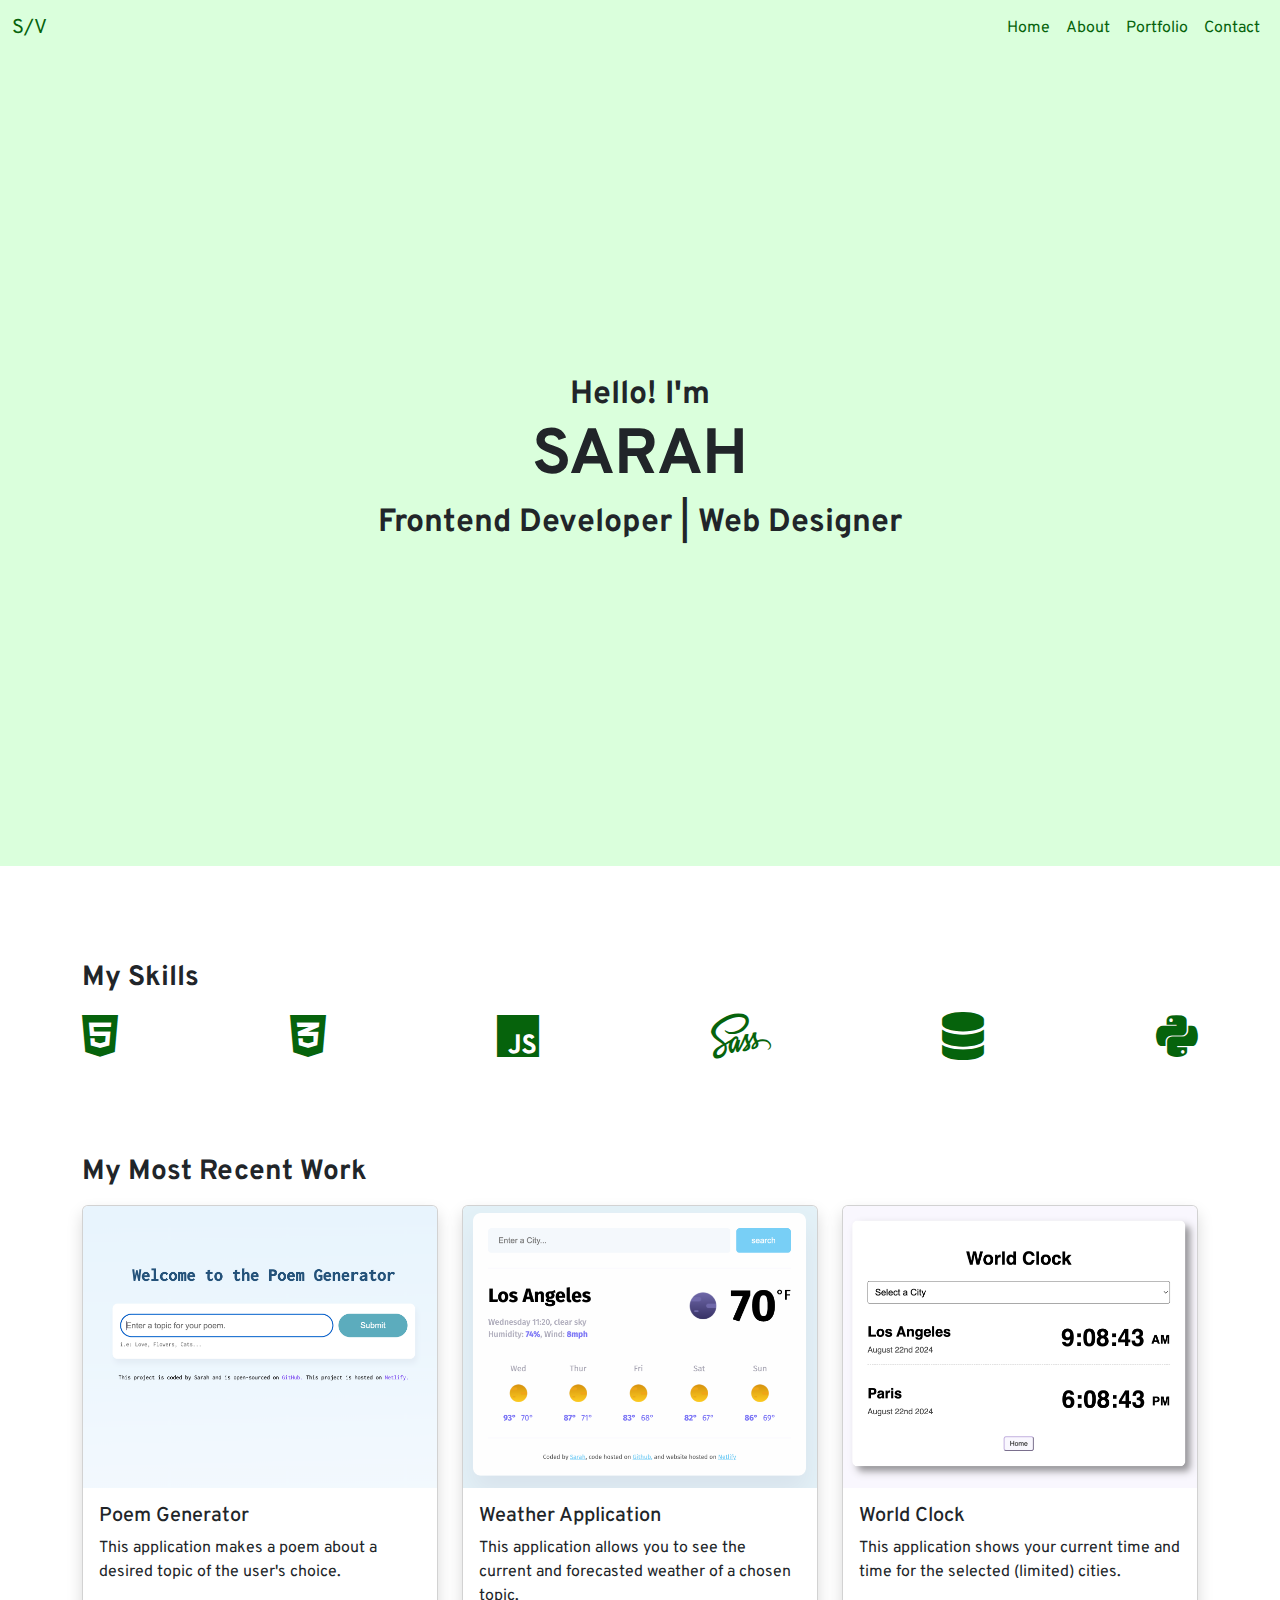
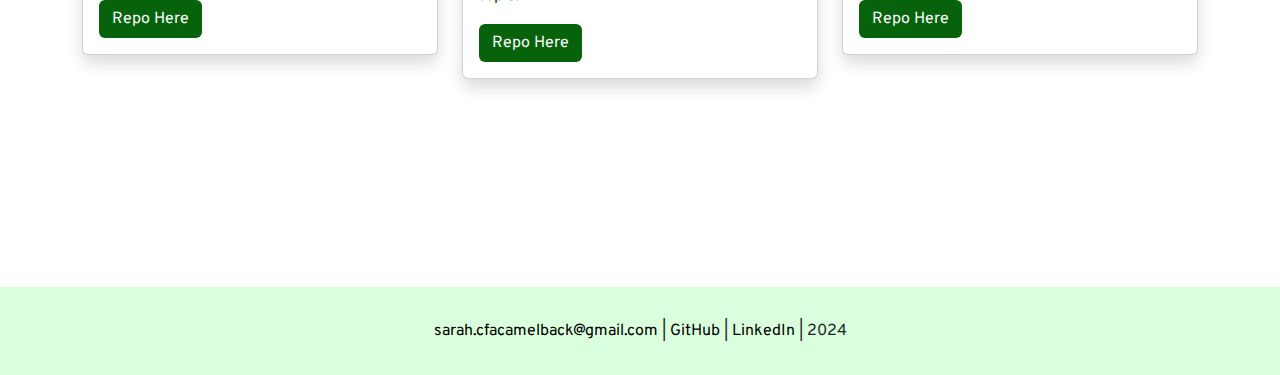
<file: index.html>
<!DOCTYPE html>
<html lang="en">
  <head>
    <meta charset="UTF-8" />
    <meta name="viewport" content="width=device-width, initial-scale=1.0" />
    <meta
      name="description"
      content="Sarah is a web application developer based in the US. She has a degree in web development and has completed web development courses from SheCodes."
    />
    <link rel="preconnect" href="https://fonts.googleapis.com" />
    <link rel="preconnect" href="https://fonts.gstatic.com" crossorigin />
    <link
      href="https://fonts.googleapis.com/css2?family=Overpass:ital,wght@0,100..900;1,100..900&display=swap"
      rel="stylesheet"
    />
    <link
      href="https://cdn.jsdelivr.net/npm/bootstrap@5.3.3/dist/css/bootstrap.min.css"
      rel="stylesheet"
      integrity="sha384-QWTKZyjpPEjISv5WaRU9OFeRpok6YctnYmDr5pNlyT2bRjXh0JMhjY6hW+ALEwIH"
      crossorigin="anonymous"
    />
    <script
      src="https://cdn.jsdelivr.net/npm/bootstrap@5.3.3/dist/js/bootstrap.bundle.min.js"
      integrity="sha384-YvpcrYf0tY3lHB60NNkmXc5s9fDVZLESaAA55NDzOxhy9GkcIdslK1eN7N6jIeHz"
      crossorigin="anonymous"
    ></script>
    <link
      rel="stylesheet"
      href="https://cdnjs.cloudflare.com/ajax/libs/font-awesome/6.4.0/css/all.min.css"
    />
    <link rel="stylesheet" href="/src/styles.css" />
    <title>Sarah | Web Application Developer | About</title>
  </head>
  <body>
    <nav class="navbar sticky-top navbar-expand-lg custom-navbar">
      <div class="container-fluid">
        <a class="navbar-brand" href="/index.html">S/V</a>
        <button
          class="navbar-toggler"
          type="button"
          data-bs-toggle="collapse"
          data-bs-target="#navbarNav"
          aria-controls="navbarNav"
          aria-expanded="false"
          aria-label="Toggle navigation"
        >
          <span class="navbar-toggler-icon"></span>
        </button>
        <div class="collapse navbar-collapse" id="navbarNav">
          <ul class="navbar-nav ms-auto">
            <li class="nav-item">
              <a
                class="nav-link active"
                aria-current="page"
                href="/index.html"
                title="Home page"
                >Home</a
              >
            </li>
            <li class="nav-item">
              <a class="nav-link" href="/about.html" title="About page"
                >About</a
              >
            </li>
            <li class="nav-item">
              <a class="nav-link" href="/portfolio.html" title="Portfolio page"
                >Portfolio</a
              >
            </li>
            <li class="nav-item">
              <a class="nav-link" href="/about.html#contact" title="Contact me"
                >Contact</a
              >
            </li>
          </ul>
        </div>
      </div>
    </nav>
    <section class="intro">
      <span class="intro-hello">Hello! I'm</span>
      <h1 class="heading-one">Sarah</h1>
      <h2 class="heading-two">
        <span class="who">Frontend Developer</span>
        <span class="seperator"> | </span>
        <span class="who">Web Designer</span>
      </h2>
    </section>
    <div class="container">
      <section class="mt-5 mb-5 skills">
        <h3 class="mb-3">My Skills</h3>
        <div class="skills-icons">
          <i class="fa-brands fa-html5"></i>
          <i class="fa-brands fa-css3-alt"></i>
          <i class="fa-brands fa-js"></i>
          <i class="fa-brands fa-sass"></i>
          <i class="fa-solid fa-database"></i>
          <i class="fa-brands fa-python"></i>
        </div>
      </section>
      <section class="recent-work">
        <h3 class="mb-3">My Most Recent Work</h3>
        <div class="row">
          <div class="col-lg-4 mb-3">
            <div class="card shadow">
              <img
                src="/images/Poem-generator.png"
                class="card-img-top"
                alt="Poem Generator application preview"
              />
              <div class="card-body">
                <h5 class="card-title">Poem Generator</h5>
                <p class="card-text">
                  This application makes a poem about a desired topic of the
                  user's choice.
                </p>
                <a
                  href="https://github.com/sarahvue/Poem-Generator"
                  class="btn btn-color"
                  target="_blank"
                  title="Repository Here"
                  >Repo Here</a
                >
              </div>
            </div>
          </div>
          <div class="col-lg-4 mb-3">
            <div class="card shadow">
              <img
                src="/images/weather-app.png"
                class="card-img-top"
                alt="Weather application preview"
              />
              <div class="card-body">
                <h5 class="card-title">Weather Application</h5>
                <p class="card-text">
                  This application allows you to see the current and forecasted
                  weather of a chosen topic.
                </p>
                <a
                  href="https://github.com/sarahvue/weatherapplication"
                  class="btn btn-color"
                  target="_blank"
                  title="Repository Here"
                  >Repo Here</a
                >
              </div>
            </div>
          </div>
          <div class="col-lg-4 mb-3">
            <div class="card shadow">
              <img
                src="/images/World-Clock.png"
                class="card-img-top"
                alt="World Clock application preview"
              />
              <div class="card-body">
                <h5 class="card-title">World Clock</h5>
                <p class="card-text">
                  This application shows your current time and time for the
                  selected (limited) cities.
                </p>
                <a
                  href="https://github.com/sarahvue/worldClock"
                  class="btn btn-color"
                  target="_blank"
                  title="Repository Here"
                  >Repo Here</a
                >
              </div>
            </div>
          </div>
        </div>
      </section>
    </div>
    <footer>
      <a href="mailto: sarah.cfacamelback@gmail.com" title="Sarah's Email"
        >sarah.cfacamelback@gmail.com
      </a>
      <span class="seperator"> | </span>
      <a href="github.com/sarahvue" title="Sarah's Github">GitHub</a
      ><span class="seperator"> | </span>
      <a href="#" title="Sarah's LinkedIn">LinkedIn</a
      ><span class="seperator"> | </span>
      <span class="seperator">2024</span>
    </footer>
  </body>
</html>
</file>
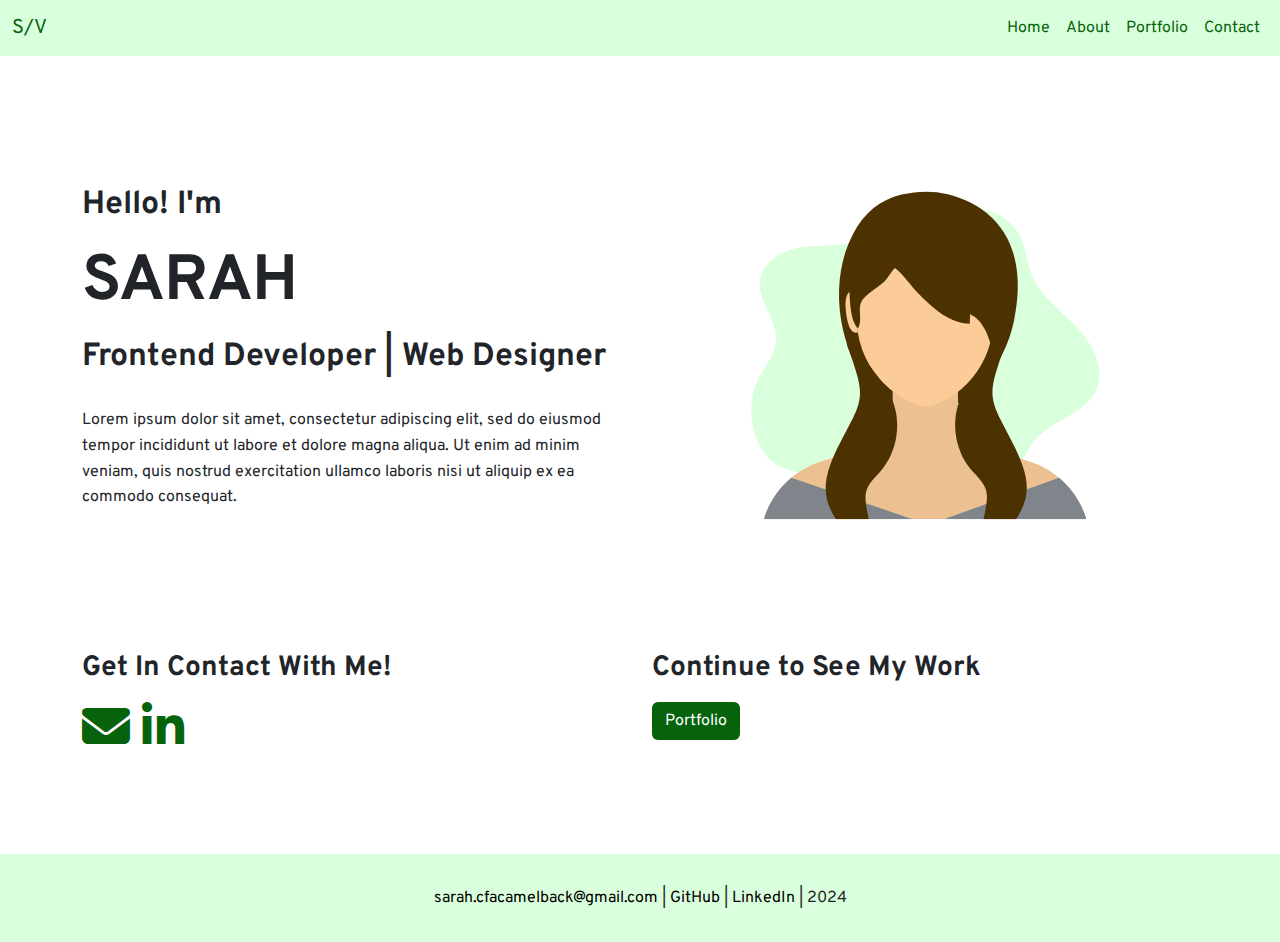
<file: about.html>
<!DOCTYPE html>
<html lang="en">
  <head>
    <meta charset="UTF-8" />
    <meta name="viewport" content="width=device-width, initial-scale=1.0" />
    <meta
      name="description"
      content="Sarah is a web application developer based in the US. She has a degree in web development and has completed web development courses from SheCodes. Learn more about her!"
    />
    <link rel="preconnect" href="https://fonts.googleapis.com" />
    <link rel="preconnect" href="https://fonts.gstatic.com" crossorigin />
    <link
      href="https://fonts.googleapis.com/css2?family=Overpass:ital,wght@0,100..900;1,100..900&display=swap"
      rel="stylesheet"
    />
    <link
      href="https://cdn.jsdelivr.net/npm/bootstrap@5.3.3/dist/css/bootstrap.min.css"
      rel="stylesheet"
      integrity="sha384-QWTKZyjpPEjISv5WaRU9OFeRpok6YctnYmDr5pNlyT2bRjXh0JMhjY6hW+ALEwIH"
      crossorigin="anonymous"
    />
    <script
      src="https://cdn.jsdelivr.net/npm/bootstrap@5.3.3/dist/js/bootstrap.bundle.min.js"
      integrity="sha384-YvpcrYf0tY3lHB60NNkmXc5s9fDVZLESaAA55NDzOxhy9GkcIdslK1eN7N6jIeHz"
      crossorigin="anonymous"
    ></script>
    <link
      rel="stylesheet"
      href="https://cdnjs.cloudflare.com/ajax/libs/font-awesome/6.4.0/css/all.min.css"
    />
    <link rel="stylesheet" href="/src/styles.css" />
    <title>Sarah | Web Application Developer</title>
  </head>
  <body>
    <nav class="navbar sticky-top navbar-expand-lg custom-navbar">
      <div class="container-fluid">
        <a class="navbar-brand" href="/index.html">S/V</a>
        <button
          class="navbar-toggler"
          type="button"
          data-bs-toggle="collapse"
          data-bs-target="#navbarNav"
          aria-controls="navbarNav"
          aria-expanded="false"
          aria-label="Toggle navigation"
        >
          <span class="navbar-toggler-icon"></span>
        </button>
        <div class="collapse navbar-collapse" id="navbarNav">
          <ul class="navbar-nav ms-auto">
            <li class="nav-item">
              <a
                class="nav-link"
                aria-current="page"
                href="/index.html"
                title="Home page"
                >Home</a
              >
            </li>
            <li class="nav-item">
              <a class="nav-link active" href="/about.html" title="About page"
                >About</a
              >
            </li>
            <li class="nav-item">
              <a class="nav-link" href="/portfolio.html" title="Portfolio page"
                >Portfolio</a
              >
            </li>
            <li class="nav-item">
              <a class="nav-link" href="/about.html#contact" title="Contact me"
                >Contact</a
              >
            </li>
          </ul>
        </div>
      </div>
    </nav>
    <div class="container about-page">
      <section class="about-section">
        <div class="row mb-5 mt-5">
          <div class="col-lg-6 about-intro">
            <span class="intro-hello">Hello! I'm</span>
            <h1 class="heading-one mt-3 mb-3">Sarah</h1>
            <h2 class="heading-two">
              <span class="who">Frontend Developer</span>
              <span class="seperator"> | </span>
              <span class="who">Web Designer</span>
            </h2>
            <p class="mt-4">
              Lorem ipsum dolor sit amet, consectetur adipiscing elit, sed do
              eiusmod tempor incididunt ut labore et dolore magna aliqua. Ut
              enim ad minim veniam, quis nostrud exercitation ullamco laboris
              nisi ut aliquip ex ea commodo consequat.
            </p>
          </div>
          <div class="col-lg-6">
            <img
              src="/images/vector.png"
              class="img-fluid d-lg-block d-none mx-auto"
              alt="Vector image of female"
            />
          </div>
        </div>
      </section>
      <section id="contact" class="mb-5">
        <div class="row">
          <div class="col-lg-6 mb-5">
            <h3>Get In Contact With Me!</h3>
            <a href="mailto:sarah.cfacamelback@gmail.com"
              ><i
                class="fa-solid fa-envelope mt-2 mb-2"
                title="Send me an Email"
              ></i
            ></a>
            <a href="linkedin.com"
              ><i
                class="fa-brands fa-linkedin-in m-2"
                title="Connect with me on LinkedIn"
              ></i
            ></a>
          </div>
          <div class="col-lg-6 mb-5">
            <h3>Continue to See My Work</h3>
            <a
              href="/portfolio.html"
              class="btn btn-color mt-2 mb-2"
              title="Continue to see my work"
              >Portfolio</a
            >
          </div>
        </div>
      </section>
    </div>
    <footer>
      <a href="mailto: sarah.cfacamelback@gmail.com" title="Sarah's Email"
        >sarah.cfacamelback@gmail.com
      </a>
      <span class="seperator"> | </span>
      <a href="github.com/sarahvue" title="Sarah's Github">GitHub</a
      ><span class="seperator"> | </span>
      <a href="#" title="Sarah's LinkedIn">LinkedIn</a
      ><span class="seperator"> | </span>
      <span class="seperator">2024</span>
    </footer>
  </body>
</html>
</file>
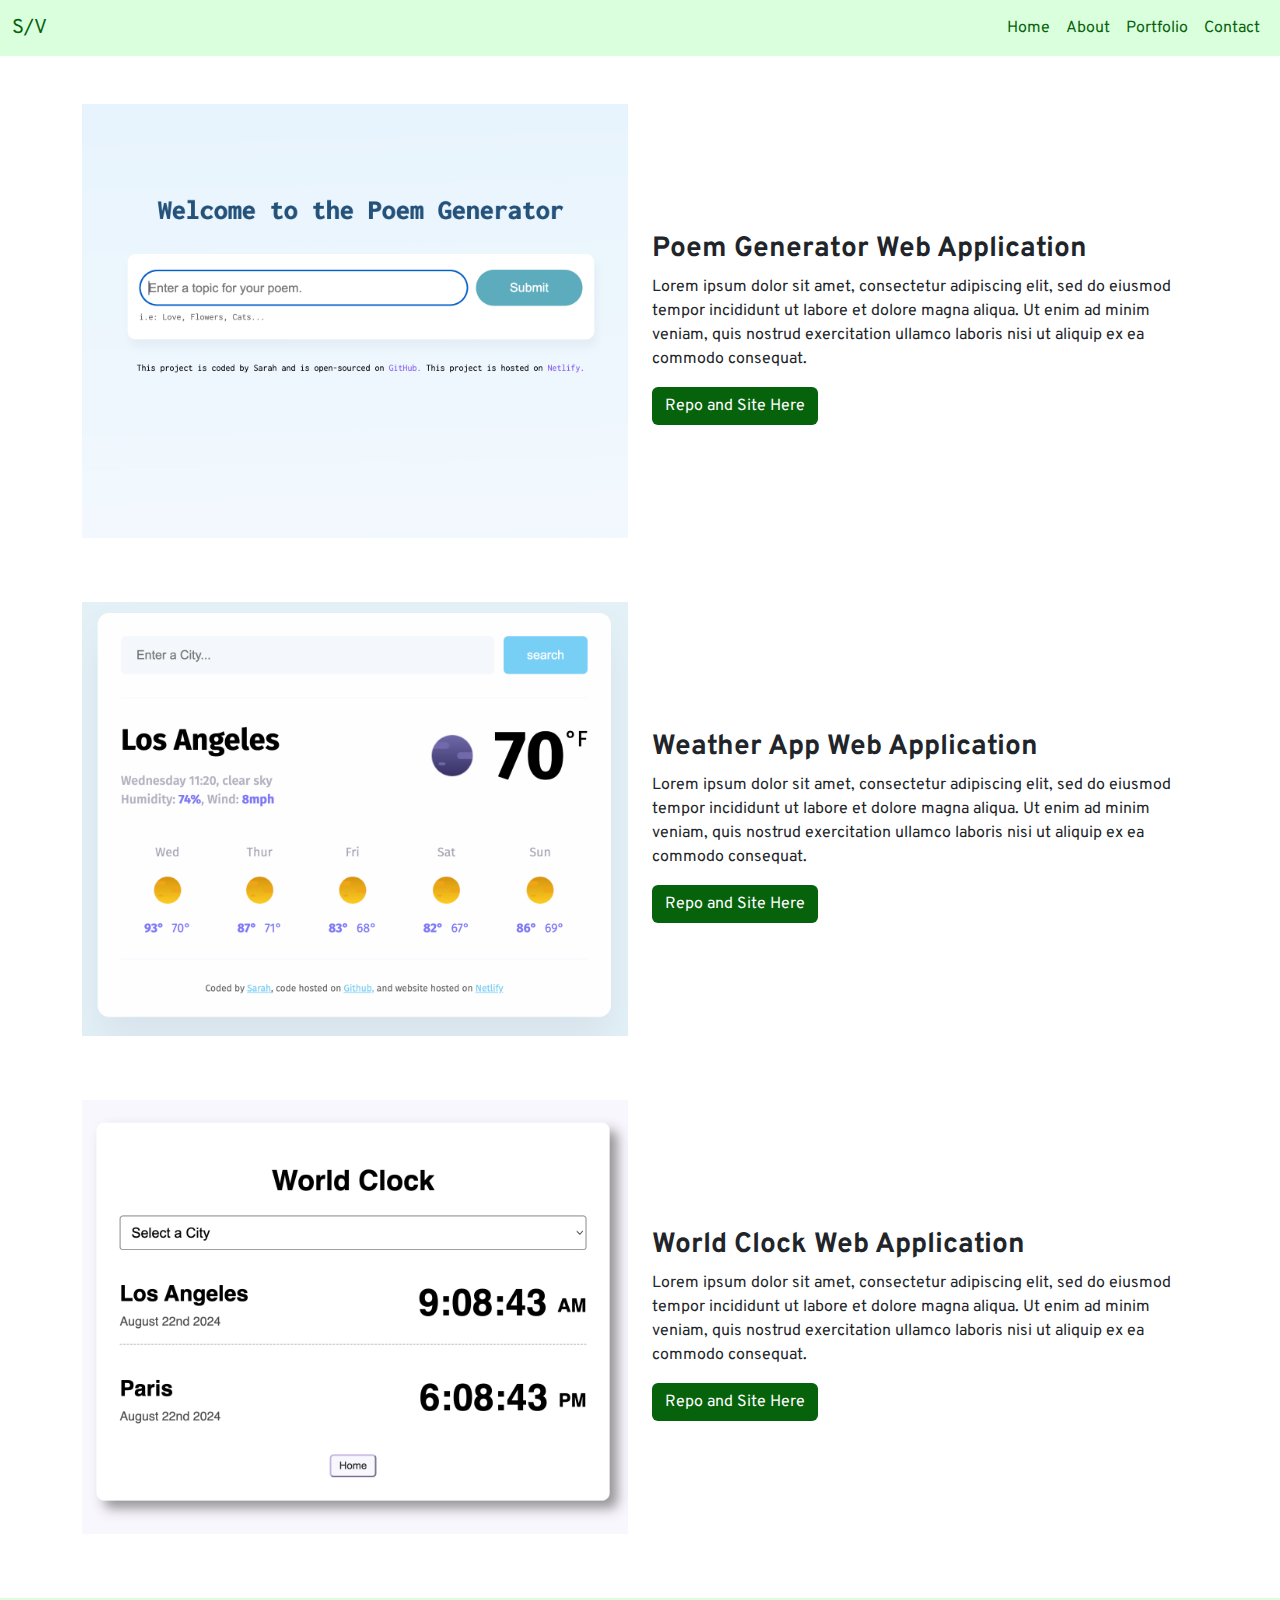
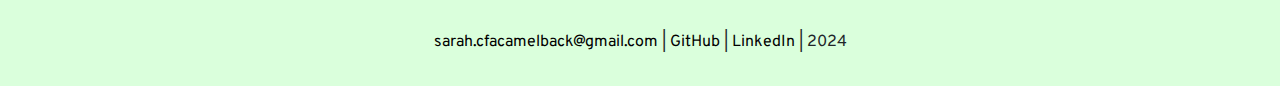
<file: portfolio.html>
<!DOCTYPE html>
<html lang="en">
  <head>
    <meta charset="UTF-8" />
    <meta name="viewport" content="width=device-width, initial-scale=1.0" />
    <meta
      name="description"
      content="Sarah has a variety of work, ranging from design to development."
    />
    <link rel="preconnect" href="https://fonts.googleapis.com" />
    <link rel="preconnect" href="https://fonts.gstatic.com" crossorigin />

    <link
      href="https://fonts.googleapis.com/css2?family=Overpass:ital,wght@0,100..900;1,100..900&display=swap"
      rel="stylesheet"
    />
    <link
      href="https://cdn.jsdelivr.net/npm/bootstrap@5.3.3/dist/css/bootstrap.min.css"
      rel="stylesheet"
      integrity="sha384-QWTKZyjpPEjISv5WaRU9OFeRpok6YctnYmDr5pNlyT2bRjXh0JMhjY6hW+ALEwIH"
      crossorigin="anonymous"
    />
    <script
      src="https://cdn.jsdelivr.net/npm/bootstrap@5.3.3/dist/js/bootstrap.bundle.min.js"
      integrity="sha384-YvpcrYf0tY3lHB60NNkmXc5s9fDVZLESaAA55NDzOxhy9GkcIdslK1eN7N6jIeHz"
      crossorigin="anonymous"
    ></script>
    <link
      rel="stylesheet"
      href="https://cdnjs.cloudflare.com/ajax/libs/font-awesome/6.4.0/css/all.min.css"
    />
    <link rel="stylesheet" href="/src/styles.css" />
    <title>Sarah | Web Application Developer | Portfolio</title>
  </head>
  <body>
    <nav class="navbar sticky-top navbar-expand-lg custom-navbar">
      <div class="container-fluid">
        <a class="navbar-brand" href="/index.html">S/V</a>
        <button
          class="navbar-toggler"
          type="button"
          data-bs-toggle="collapse"
          data-bs-target="#navbarNav"
          aria-controls="navbarNav"
          aria-expanded="false"
          aria-label="Toggle navigation"
        >
          <span class="navbar-toggler-icon"></span>
        </button>
        <div class="collapse navbar-collapse" id="navbarNav">
          <ul class="navbar-nav ms-auto">
            <li class="nav-item">
              <a
                class="nav-link"
                aria-current="page"
                href="/index.html"
                title="Home page"
                >Home</a
              >
            </li>
            <li class="nav-item">
              <a class="nav-link" href="/about.html" title="About page"
                >About</a
              >
            </li>
            <li class="nav-item">
              <a
                class="nav-link active"
                href="/portfolio.html"
                title="Portfolio page"
                >Portfolio</a
              >
            </li>
            <li class="nav-item">
              <a class="nav-link" href="/about.html#contact" title="Contact me"
                >Contact</a
              >
            </li>
          </ul>
        </div>
      </div>
    </nav>
    <div class="container">
      <div class="row mb-5 mt-5">
        <div class="col-lg-6 mb-3">
          <img
            src="/images/Poem-generator.png"
            alt="Poem Generator App Preview"
            class="img-fluid"
          />
        </div>
        <div class="col-lg-6 m-auto">
          <h3>Poem Generator Web Application</h3>
          <p>
            Lorem ipsum dolor sit amet, consectetur adipiscing elit, sed do
            eiusmod tempor incididunt ut labore et dolore magna aliqua. Ut enim
            ad minim veniam, quis nostrud exercitation ullamco laboris nisi ut
            aliquip ex ea commodo consequat.
          </p>
          <a href="#" class="btn btn-color" title="Repository and site"
            >Repo and Site Here</a
          >
        </div>
      </div>
      <div class="row mb-5">
        <div class="col-lg-6 mb-3">
          <img
            src="/images/weather-app.png"
            alt="Weather App Preview"
            class="img-fluid"
          />
        </div>
        <div class="col-lg-6 m-auto">
          <h3>Weather App Web Application</h3>
          <p>
            Lorem ipsum dolor sit amet, consectetur adipiscing elit, sed do
            eiusmod tempor incididunt ut labore et dolore magna aliqua. Ut enim
            ad minim veniam, quis nostrud exercitation ullamco laboris nisi ut
            aliquip ex ea commodo consequat.
          </p>
          <a href="#" class="btn btn-color" title="Repository and site"
            >Repo and Site Here</a
          >
        </div>
      </div>
      <div class="row mb-5">
        <div class="col-lg-6 mb-3">
          <img
            src="/images/World-Clock.png"
            alt="World Clock App Preview"
            class="img-fluid"
          />
        </div>
        <div class="col-lg-6 m-auto">
          <h3>World Clock Web Application</h3>
          <p>
            Lorem ipsum dolor sit amet, consectetur adipiscing elit, sed do
            eiusmod tempor incididunt ut labore et dolore magna aliqua. Ut enim
            ad minim veniam, quis nostrud exercitation ullamco laboris nisi ut
            aliquip ex ea commodo consequat.
          </p>
          <a href="#" class="btn btn-color" title="Repository and site"
            >Repo and Site Here</a
          >
        </div>
      </div>
    </div>
    <footer>
      <a href="mailto: sarah.cfacamelback@gmail.com" title="Sarah's Email"
        >sarah.cfacamelback@gmail.com
      </a>
      <span class="seperator"> | </span>
      <a href="github.com/sarahvue" title="Sarah's Github">GitHub</a
      ><span class="seperator"> | </span>
      <a href="#" title="Sarah's LinkedIn">LinkedIn</a
      ><span class="seperator"> | </span>
      <span class="seperator">2024</span>
    </footer>
  </body>
</html>
</file>
<file: src/styles.css>
:root {
  --primary-color: #daffdc;
  --secondary-color: #06630c;
  --font-color-primary: #000;
}

body {
  font-family: "Overpass", Arial, Helvetica, sans-serif;
}

/* NAV CUSTOM STYLES */
.custom-navbar {
  background-color: var(--primary-color) !important; /* Custom background */
}

.custom-navbar .navbar-nav .nav-link,
.custom-navbar .navbar-brand {
  color: var(--secondary-color) !important; /* Custom text color */
}

.custom-navbar .navbar-nav .nav-link:hover,
.custom-navbar .navbar-brand:hover {
  color: var(--font-color-primary) !important; /* Darker text color on hover */
}

.custom-navbar .navbar-toggler {
  color: var(--font-color-primary) !important; /* Custom toggle button color */
  border-color: rgba(0, 0, 0, 0.1); /* Border color for the toggle button */
}

/* END OF NAV CUSTOM STYLES */

/*Home Page Custom Edits*/
.intro {
  background-color: var(--primary-color);
  height: 90vh;
  display: flex;
  justify-content: center;
  align-items: center;
  flex-direction: column;
  text-align: center;
}

.skills {
  padding: 3em 0 3em 0;
}

.skills-icons {
  display: flex;
  justify-content: space-between;
}

.recent-work {
  margin-bottom: 12em;
}

/* END OF HOME PAGE CUSTOME EDITS*/

/* GLOBAL STYLING */

.heading-one {
  font-size: 64px;
  text-transform: uppercase;
  font-weight: 700;
}

.intro-hello,
.heading-two {
  font-size: 32px;
  font-weight: 700;
}

h3 {
  font-weight: 700;
}

i {
  font-size: 48px;
  color: var(--secondary-color);
}

.btn-color {
  background-color: var(--secondary-color);
  color: #fff;
}

.btn-color:hover {
  border: 1px solid var(--secondary-color);
  color: var(--secondary-color);
}

/* END OF GLOBAL STYLE */

/* ABOUT PAGE CUSTOM EDITS */
.about-page {
  height: 100%;
}

.about-intro {
  display: flex;
  flex-direction: column;
  justify-content: center;
}

.about-intro p {
  line-height: 1.6;
}
/* END OF ABOUT PAGE CUSTOM EDITS */

/* FOOTER STYLES */
footer {
  background-color: var(--primary-color);
  text-align: center;
  padding: 2em;
}

footer a {
  text-decoration: none;
  color: var(--font-color-primary);
}

footer a:hover {
  color: var(--secondary-color);
}

/* END OF FOOTER STYLES */

/* Custom Styles for Screen Sizes */
@media (max-width: 992px) {
  .who {
    display: block;
  }

  .skills i {
    font-size: 42px;
  }

  footer {
    display: flex;
    flex-direction: column;
  }

  footer * {
    margin: 0.5em;
  }

  .seperator {
    display: none;
  }
}
</file>
